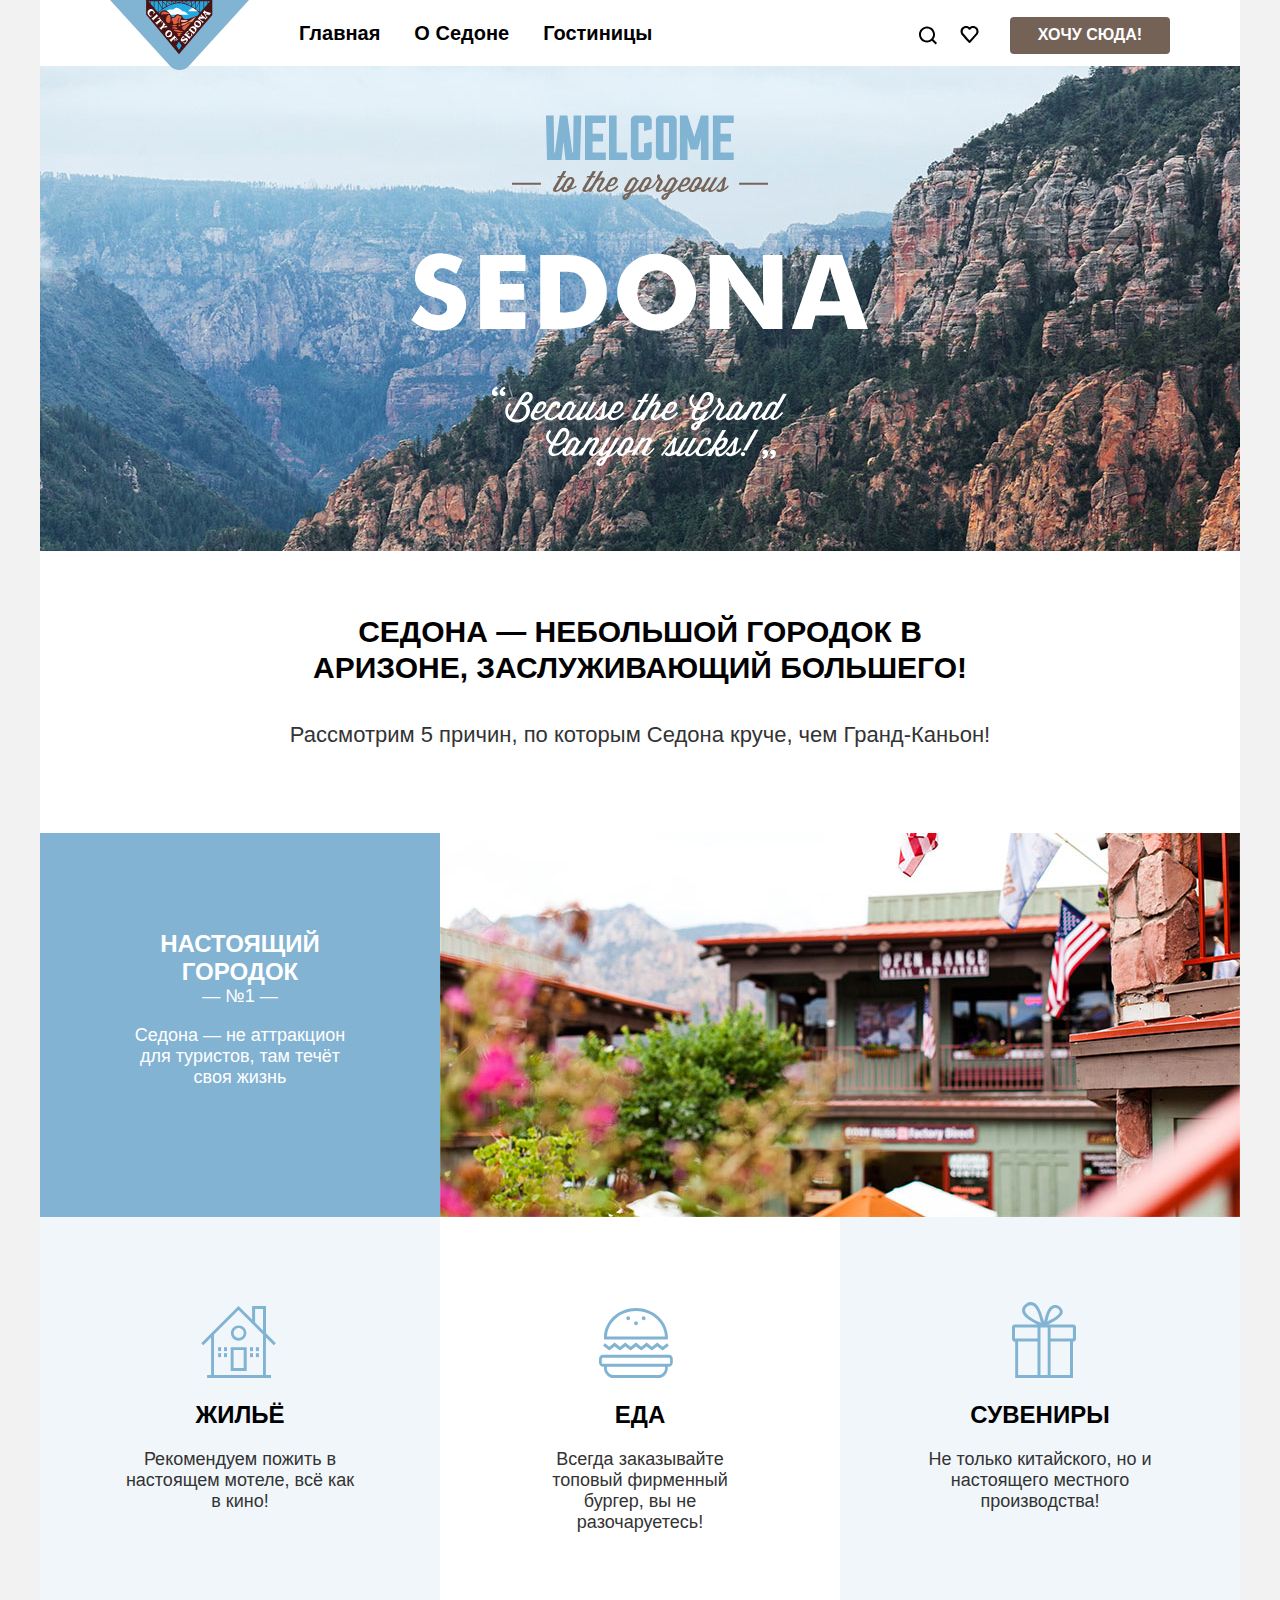
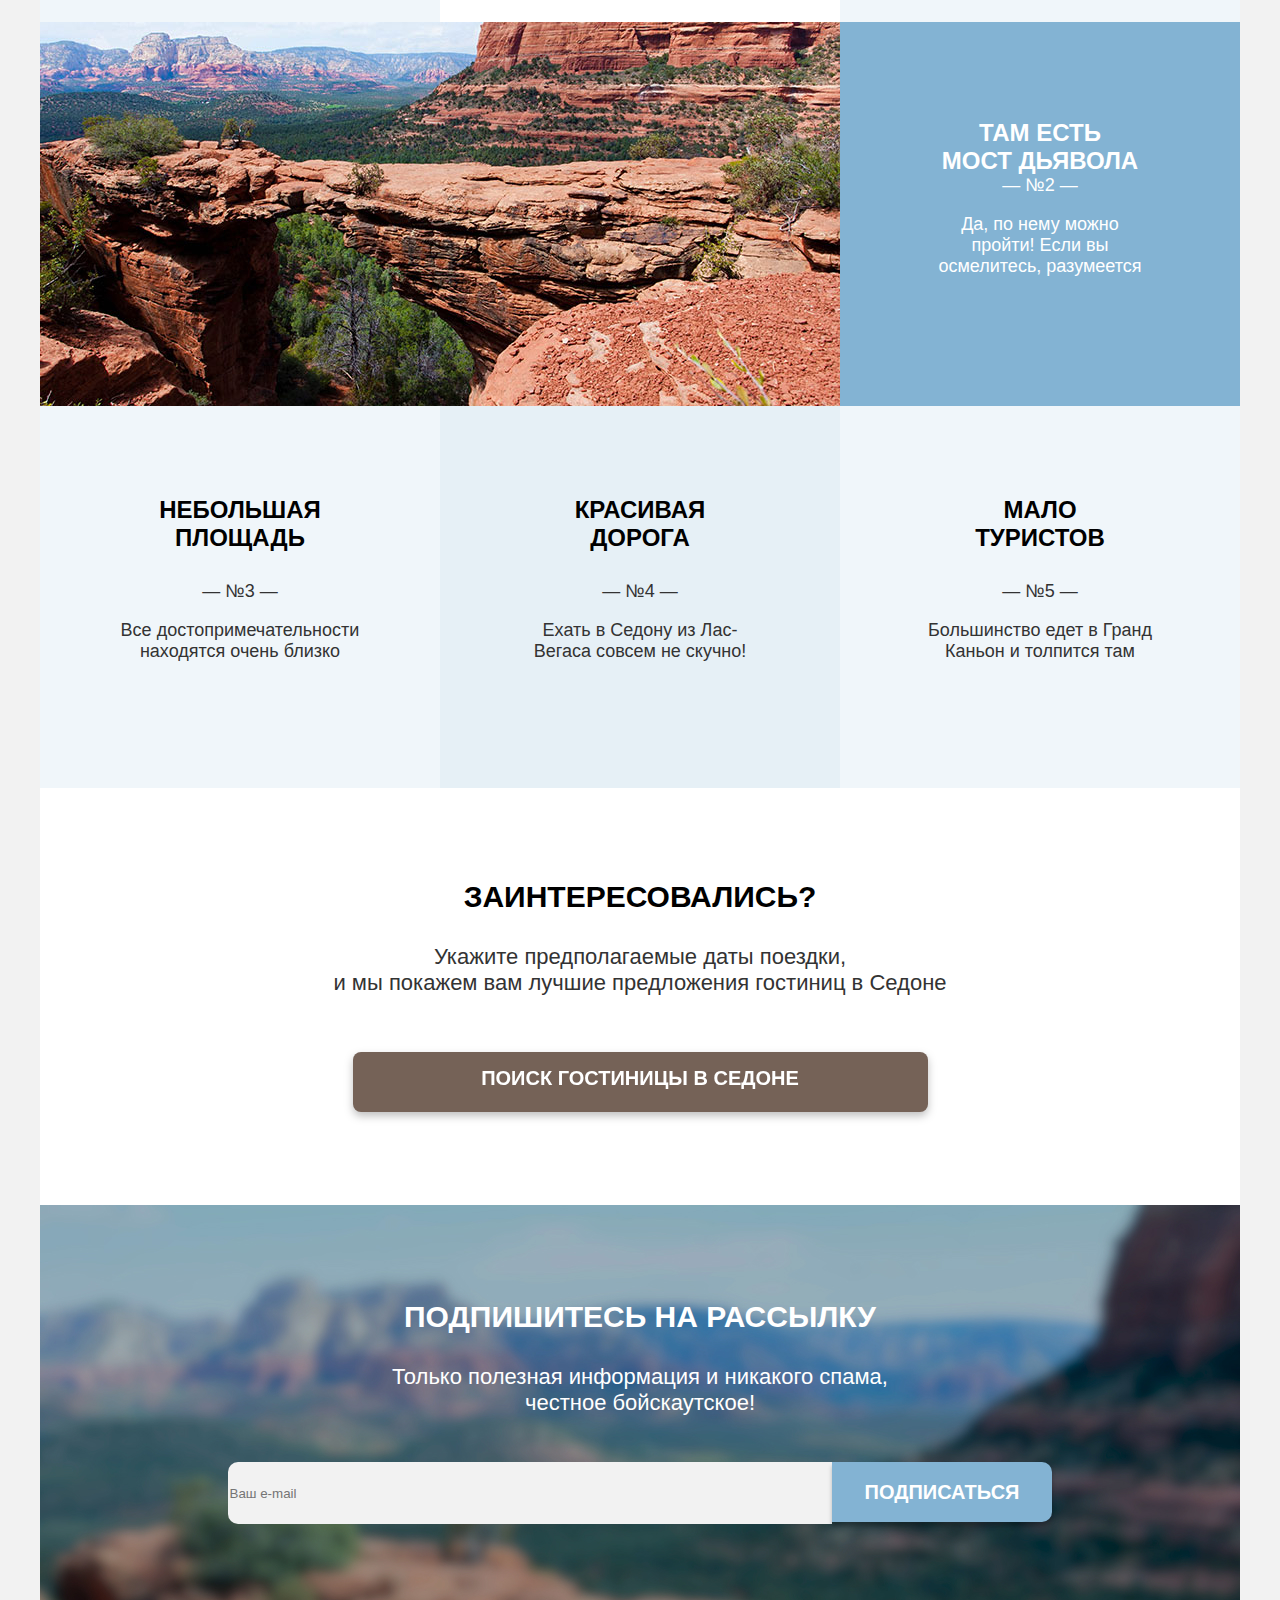
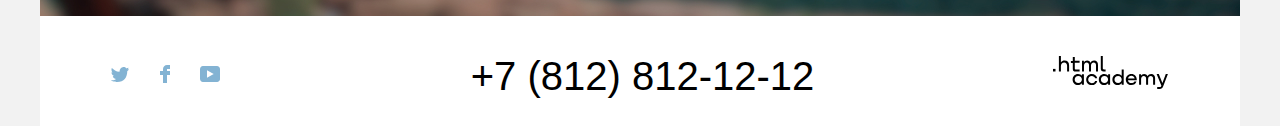
<file: index.html>
<!DOCTYPE html>
<html class="page" lang="ru">
  <head>
    <meta charset="UTF-8">
    <link rel="stylesheet" href="/styles/style.css">
    <title>Welcome to Sedona</title>
  </head>

  <body class="page-body">

    <header class="header page-header">
      <a class="logo" href="index.html" >
        <img src="/img/logo_header.svg" alt="логотип Седоны" width="139" height="70">
      </a>
      <nav class="header-nav">
        <ul class="site-menu">
          <li class="site-menu-item">
            <a class="site-menu-link" href="index.html">Главная</a>
          </li>
          <li class="site-menu-item">
            <a class="site-menu-link" href="about.html">О Седоне</a>
          </li>
          <li class="site-menu-item">
            <a class="site-menu-link" href="catalog.html">Гостиницы</a>
          </li>
        </ul>
      </nav>
      <div class="additional-menu">
        <a class="icon-button" href="#">
          <span class="visually-hidden">Поиск</span>
          <svg class="header-icon" width="20" height="19" viewbox="0 0 20 19" xmlns="http://www.w3.org/2000/svg">
            <path d="M19.0257 17.05L15.3152 13.35C16.318 12.05 17.02 10.35 17.02 8.44995C17.02 4.04995 13.4098 0.449951 8.99732 0.449951C4.58483 0.449951 0.974609 4.14995 0.974609 8.54995C0.974609 12.95 4.58483 16.55 8.99732 16.55C10.8024 16.55 12.5072 15.95 13.9112 14.85L17.6217 18.55L19.0257 17.05ZM8.99732 14.55C5.68795 14.55 2.98029 11.85 2.98029 8.54995C2.98029 5.24995 5.68795 2.54995 8.99732 2.54995C12.3067 2.54995 15.0143 5.24995 15.0143 8.54995C15.0143 11.85 12.3067 14.55 8.99732 14.55Z"/>
            </svg>
        </a>
        <a class="icon-button" href="#">
          <svg class="header-icon" width="19" height="17" viewbox="0 0 19 17"xmlns="http://www.w3.org/2000/svg">
            <path d="M9.44382 17C9.14296 17 8.84211 16.9 8.64155 16.6C3.22622 10.5 1.92253 9.1 1.62168 8.7C0.91969 7.8 0.518555 6.6 0.518555 5.4C0.518555 2.4 2.92537 0 6.03416 0C7.33785 0 8.54126 0.5 9.5441 1.3C10.5469 0.5 11.8506 0 13.054 0C16.0625 0 18.5696 2.4 18.5696 5.4C18.5696 6.7 18.0682 7.9 17.266 8.8L10.2461 16.7C10.0455 16.9 9.84495 17 9.44382 17ZM3.42679 7.5C3.72764 7.9 6.93672 11.5 9.5441 14.4L15.7617 7.4C16.2631 6.9 16.4637 6.2 16.4637 5.4C16.4637 3.6 14.9594 2.1 13.1543 2.1C12.1515 2.1 11.1486 2.6 10.4467 3.4C10.1458 3.7 9.84495 3.8 9.5441 3.8C9.24325 3.8 8.9424 3.6 8.74183 3.4C8.03984 2.6 7.037 2.1 6.03416 2.1C4.22906 2.1 2.7248 3.6 2.7248 5.4C2.62452 6.3 3.02565 7 3.42679 7.5C3.3265 7.5 3.3265 7.5 3.42679 7.5Z"/>
          </svg>

          <!-- <img class="header-link" src="/img/favorite_header.svg" alt="Избранное" width="18.05" height="17"> -->
          <span class="visually-hidden">Избранное</span>
          <span class="icon-button-counter">12<img src="/img/green_circle_header.svg" alt="Количество в избранном"></span>
        </a>
        <a class="button button-secondary header-button" href="/catalog.html">
          Хочу сюда!
        </a>
      </div>
    </header>

    <main class="page-main">
      <div class="main-promo">
        <h1 class="visually-hidden">Туристический город Седона</h1>
        <img class="promo-logo" src="/img/welcome_index.svg" width="458px" height="352px">
      </div>

    <!--ПРЕИМУЩЕСТВА-->
        <section class="advantages">
          <h2 class="visually-hidden">Преимущества Седоны</h2>

          <div class="advantages-content">
            <p class="section-title">
              Седона — небольшой городок в Аризоне, заслуживающий большего!</p>
            <p class="section-description">Рассмотрим 5 причин, по которым Седона круче, чем Гранд-Каньон!</p>
          </div>

          <ol class="advantages-list">
              <li class="advantages-item advantages-item-large">
                <div class="advantages-description">
                  <h3 class="advantages-title">
                    Настоящий городок
                  </h3>
                  <span class="advantages-text">— №1 —</span>
                  <p class="advantages-text">
                    Седона — не аттракцион для туристов, там течёт своя жизнь
                  </p>
                </div>
                <img class="advantages-img" src="/img/backgrounds/index-photo-1.jpg" alt="Фото города Седона с заведениями" width="800" height="384">

                <ul class="advantages-list advantages-list-inner">
                  <li class="advantages-item">
                    <h4 class="advantages-title">Жильё</h4>
                    <p class="advantages-text">Рекомендуем пожить в настоящем мотеле, всё как в кино!</p>
                  </li>
                  <li class="advantages-item">
                        <h4 class="advantages-title">Еда</h4>
                        <p class="advantages-text">Всегда заказывайте<br>топовый фирменный бургер, вы не разочаруетесь!</p>
                  </li>
                  <li class="advantages-item">
                        <h4 class="advantages-title">Сувениры</h4>
                        <p class="advantages-text">Не только китайского, но и настоящего местного производства!</p>
                  </li>
                </ul>
              </li>

              <li class="advantages-item advantages-item-large">
                <img class="advantages-img" src="/img/backgrounds/index-photo-2.jpg" alt="Фото моста дьявола - естественного моста между скалами" width="800" height="384">
                <div class="advantages-description">
                  <h3 class="advantages-title">Там есть<br>мост дьявола</h3>
                    <span class="advantages-text">— №2 —</span>
                  <p class="advantages-text">Да, по нему можно пройти! Если вы осмелитесь, разумеется</p>
                </div>
                </li>

              <li class="advantages-item">
                  <h3 class="advantages-title">Небольшая площадь</h3>
                  <span class="advantages-text">— №3 —</span>
                  <p class="advantages-text">Все достопримечательности находятся очень близко</p>
              </li>

              <li class="advantages-item">
                  <h3 class="advantages-title">Красивая<br>дорога</h3>
                  <span class="advantages-text">— №4 —</span>
                  <p class="advantages-text">Ехать в Седону из Лас-Вегаса совсем не скучно!</p>
              </li>

              <li class="advantages-item">
                  <h3 class="advantages-title">Мало<br>туристов</h3>
                  <span class="advantages-text">— №5 —</span>
                  <p class="advantages-text">Большинство едет в Гранд Каньон и толпится там</p>
              </li>
          </ol>
        </section>

        <section class="search">
          <h2 class="visually-hidden">Поиск гостиницы в Седоне</h2>

          <p class="section-title">Заинтересовались?</p>
          <p class="section-description">Укажите предполагаемые даты поездки,<br> и мы покажем вам лучшие предложения гостиниц в Седоне
          </p>
          <a class="button search-button button-secondary button-large" href="catalog.html">Поиск гостиницы в Седоне</a>
        </section>

        <section class="subscribe subscribe-primary">
          <h2 class="section-title">Подпишитесь на рассылку</h2>
          <p class="section-description">Только полезная информация и никакого спама,<br> честное бойскаутское!</p>
          <form class="subscribe-form" action="https://echo.htmlacademy.ru/" method="post">
            <label class="suscribe-field field">
              <span class="visually-hidden">Ваш e-mail</span>
              <input class="subscribe-input" type="email" placeholder="Ваш e-mail">
            </label>
            <button class="button subscribe-button button-large" type="submit">Подписаться</button>
          </form>
        </section>
    </main>

    <footer class="page-footer">
      <ul class="social footer-social">
        <li class="social-item">
          <a class="social-link" href="https://twitter.com">
            <svg class="social-logo twitter" width="18" height="15" fill="#83B3D3" viewbox="0 0 18 15" xmlns="http://www.w3.org/2000/svg">
              <path d="M11.6 0.200056C13.4 -0.299944 14.8 0.500056 15.4 1.40006C16.1 1.20006 16.8 0.900056 17.5 0.700056C17.5 1.60006 16.9 2.20006 16.6 2.50006C17.3 2.60006 18 1.90006 18 1.90006C17.8 2.90006 16.9 3.70006 16.3 3.90006C16.1 10.7001 13 15.1001 5.7 15.0001C5.1 15.0001 5.8 15.0001 5.2 15.0001C4.8 15.0001 0.8 14.5001 0 13.1001C2.4 13.3001 4.1 12.7001 5 11.9001C4 11.6001 2.1 11.5001 1.8 9.00006C2.2 9.10006 2.4 9.20006 3.1 9.10006C1.8 8.30006 0.4 7.50006 0.5 5.30006C0.8 5.60006 1.6 5.80006 1.9 5.80006C1.1 5.60006 -0.2 2.50006 0.9 0.900056C2.8 2.80006 4.9 4.50006 8.5 4.70006C8.7 2.30006 9.7 0.800056 11.6 0.200056Z" />
            </svg>
            <span class="visually-hidden">Twitter</span>
          </a>
        </li>
        <li class="social-item">
          <a class="social-link" href="https://facebook.com">
            <svg class="social-logo facebook" width="10" height="18" fill="#83B3D3" viewbox="0 0 10 18" xmlns="http://www.w3.org/2000/svg">
              <g clip-path="url(#clip0_24196_688)">
              <path d="M7 0C4.8 0 3 1.8 3 4V6H0V10H3V18H7V10H10V6H7V4H10V0H7Z"/>
              </g>
              <defs>
              <clippath id="clip0_24196_688">
              <rect width="10" height="18" />
              </clippath>
              </defs>
            </svg>
            <span class="visually-hidden">Facebook</span>
          </a>
        </li>
        <li class="social-item">
          <a class="social-link" href="https://youtube.com">
            <svg class="social-logo youtube" width="20" height="16" viewbox="0 0 20 16" fill="#83B3D3" xmlns="http://www.w3.org/2000/svg">
              <g clip-path="url(#clip0_24196_686)">
              <path d="M17 0H2.9C1.2 0 0 1.5 0 3.2V12.7C0 14.5 1.2 16 2.9 16H17.2C18.7 16 20.1 14.5 20.1 12.8V3.2C19.9 1.5 18.7 0 17 0ZM7 11.8V4.2L13.7 8L7 11.8Z"/>
              </g>
              <defs>
              <clippath id="clip0_24196_686">
              <rect width="20" height="16"/>
              </clippath>
              </defs>
            </svg>
            <span class="visually-hidden">YouTube</span>
          </a>
        </li>
      </ul>

        <a class="footer-phone" type="tel" href="tel:88128121212">+7 (812) 812-12-12</a>

      <a class="footer-htmlac-logo" href="https://htmlacademy.ru">
        <svg class="footer-htmlac-logo" width="115" height="33" viewbox="0 0 115 33" fill="black" xmlns="http://www.w3.org/2000/svg">
          <path d="M0 12.9V15.5H2.5V12.9H0Z"/>
          <path d="M11.6 4.5C10 4.5 8.80002 5.2 8.00002 6.2H7.90002V0H5.90002V15.5H7.90002V10.2C7.90002 8.1 9.20002 6.6 11.2 6.6C13 6.6 14.1 8 14.1 9.8V15.5H16.1V9.4C16.2 6.4 14.3 4.5 11.6 4.5Z"/>
          <path d="M26.6 4.79998H21.8V1.09998H19.8V4.89998H17.9V6.89998H19.8V12.9C19.8 14.6 20.8 15.6 22.5 15.6H26.6V13.6H22.9C22.2 13.6 21.8 13.2 21.8 12.5V6.79998H26.6V4.79998Z"/>
          <path d="M41.1 4.59998C39.5 4.59998 38.2 5.39998 37.6 6.69998H37.5C36.9 5.49998 35.7 4.59998 34.1 4.59998C32.7 4.59998 31.6 5.39998 31 6.39998H30.9V4.79998H29V15.4H31V9.99998C31 7.99998 32 6.49998 33.6 6.49998C35.1 6.49998 36 7.49998 36 9.09998V15.4H38V9.79998C38 7.39998 39.4 6.49998 40.6 6.49998C42.1 6.49998 43 7.49998 43 9.09998V15.4H45V8.89998C45.1 6.39998 43.6 4.59998 41.1 4.59998Z"/>
          <path d="M47.8 12.7C47.8 14.4 48.8 15.4 50.6 15.4H52.6V13.4H50.9001C50.2001 13.4 49.8 13 49.8 12.3V0H47.8V12.7Z"/>
          <path d="M28.9 19.7C28 18.6 26.7 17.9 25 17.9C21.9 17.9 19.6 20.2 19.6 23.5C19.6 26.8 21.9 29.1 25 29.1C26.8 29.1 28 28.3 28.8 27.2H28.9V28.8H30.9V18.2H28.9V19.7ZM25.3 27.1C23.1 27.1 21.7 25.5 21.7 23.5C21.7 21.5 23.1 19.9 25.3 19.9C27.5 19.9 28.9 21.5 28.9 23.5C28.9 25.4 27.5 27.1 25.3 27.1Z"/>
          <path d="M44.2 22C43.7 19.6 41.5999 17.9 38.7999 17.9C35.3999 17.9 33.2 20.4 33.2 23.5C33.2 26.6 35.3999 29.1 38.7999 29.1C41.5999 29.1 43.7 27.3 44.2 24.9H42.0999C41.6999 26.2 40.3999 27.2 38.7999 27.2C36.5999 27.2 35.2 25.6 35.2 23.6C35.2 21.6 36.5999 20 38.7999 20C40.3999 20 41.5999 21 42.0999 22.2H44.2V22Z"/>
          <path d="M55.1 19.7C54.2 18.6 52.9001 17.9 51.2001 17.9C48.1001 17.9 45.8 20.2 45.8 23.5C45.8 26.8 48.1001 29.1 51.2001 29.1C53.0001 29.1 54.2 28.3 55 27.2H55.1V28.8H57.1V18.2H55.1V19.7ZM51.5 27.1C49.3 27.1 47.9001 25.5 47.9001 23.5C47.9001 21.5 49.3 19.9 51.5 19.9C53.7 19.9 55.1 21.5 55.1 23.5C55.1 25.4 53.6 27.1 51.5 27.1Z"/>
          <path d="M68.7 19.8C67.8 18.7 66.5 17.9 64.8 17.9C61.7 17.9 59.4 20.2 59.4 23.5C59.4 26.8 61.6 29.1 64.8 29.1C66.5 29.1 67.8 28.3 68.6 27.3H68.7V28.8H70.7V13.4H68.7V19.8ZM65.1 27.1C62.9 27.1 61.5 25.5 61.5 23.5C61.5 21.5 62.9 19.9 65.1 19.9C67.3 19.9 68.7 21.5 68.7 23.5C68.6 25.5 67.2 27.1 65.1 27.1Z"/>
          <path d="M78.3 17.9C75 17.9 72.8 20.4 72.8 23.5C72.8 26.5 74.9 29.1 78.3 29.1C80.8 29.1 82.8 27.8 83.5 25.5H81.4C80.9 26.5 79.8 27.1 78.4 27.1C76.5 27.1 75.1 25.8 75 24.2H83.8C84 20.6 81.8 17.9 78.3 17.9ZM78.3 19.8C80 19.8 81.3 20.8 81.6 22.4H75.1C75.4 20.9 76.6 19.8 78.3 19.8Z"/>
          <path d="M98.2 17.9C96.6 17.9 95.3 18.7 94.6 19.9H94.5C93.9 18.7 92.7 17.9 91.1 17.9C89.7 17.9 88.6 18.6 88 19.7V18.2H86.1V28.8H88.1V23.4C88.1 21.4 89.1 20 90.7 19.9C92.2 19.9 93.1 20.9 93.1 22.5V28.8H95.1V23.2C95.1 20.8 96.5 19.9 97.7 19.9C99.2 19.9 100.1 20.9 100.1 22.5V28.8H102.1V22.3C102.2 19.7 100.7 17.9 98.2 17.9Z"/>
          <path d="M109.4 27L105.8 18.1H103.6L108.4 29.7C108.1 30.6 107.7 30.9 106.7 30.9H104.2V32.9H106.7C108.5 32.9 109.5 32.1 110.2 30.3L114.9 18.1H112.8L109.4 27Z"/>
          </svg>
        <span class="visually-hidden">Ссылка на сайт HTMLAcademy</span>
      </a>
    </footer>
    <div class="modal-container modal-container-closed">
      <div class="modal-window">
        <h2 class="modal-window-title">Поиск гостиницы в Седоне</h2>
        <button class="modal-close-button" type="button">
          <span class="visually-hidden">Закрыть</span>
        </button>

        <form class="registration-form" action="https://echo.htmlacademy.ru/" method="get">

          <label class="registration-form-title enter-title" for="enter-date">Дата заезда:</label>
          <input class="registration-form-input enter-date" type="text" id="enter-date" name="enter-date" placeholder="27 апреля 2020">
          <span class=" form-suggestion-text suggestion-error">Мы не можем отправить вас в прошлое</span>

          <label class="registration-form-title end-title" for="end-date">Дата выезда:</label>
          <input class="registration-form-input finder-end-of-date" type="text" id="end-date" name="end-date" placeholder="1 сентября 2021">
          <span class="form-suggestion-text">На эти даты есть свободные номера. Пока есть.</span>

          <div class="registration-ages">
            <label class="registration-form-title" for="adults">Взрослые:</label>
              <input class="registration-form-input input-adults" type="number" id="adults" name="adults" placeholder="2">

            <label class="registration-form-title childs-title" for="childs">Дети:</label>
            <div class="childs-popup">
                <svg width="25" height="25" viewbox="0 0 25 25" fill="none" xmlns="http://www.w3.org/2000/svg">
                  <circle cx="12.5" cy="12.5" r="12.5" fill="#83B3D3"/>
                  <g clip-path="url(#clip0_75620_200)">
                  <g clip-path="url(#clip1_75620_200)">
                  <path d="M12 17H13V11H12V17Z" fill="white"/>
                  <path d="M13 8H12V9H13V8Z" fill="white"/>
                  </g>
                  </g>
                  <defs>
                  <clippath id="clip0_75620_200">
                  <rect width="1" height="9" fill="white" transform="translate(12 8)"/>
                  </clippath>
                  <clippath id="clip1_75620_200">
                  <rect width="1" height="9" fill="white" transform="translate(12 8)"/>
                  </clippath>
                  </defs>
                </svg>
            <p class="childs-info">
                  Укажите количество детей, которые будут с вами, возраст которых от 6 до 18 лет. Дети до 6 лет размещаются бесплатно.
            </p>
            </div>
            <input class="registration-form-input input-childs" type="number" id="childs" name="childs" placeholder="2">
          </div>
          <button class="modal-button-find button-large">Найти</button>
        </form>
      </div>
    </div>
  </body>
</html>
</file>
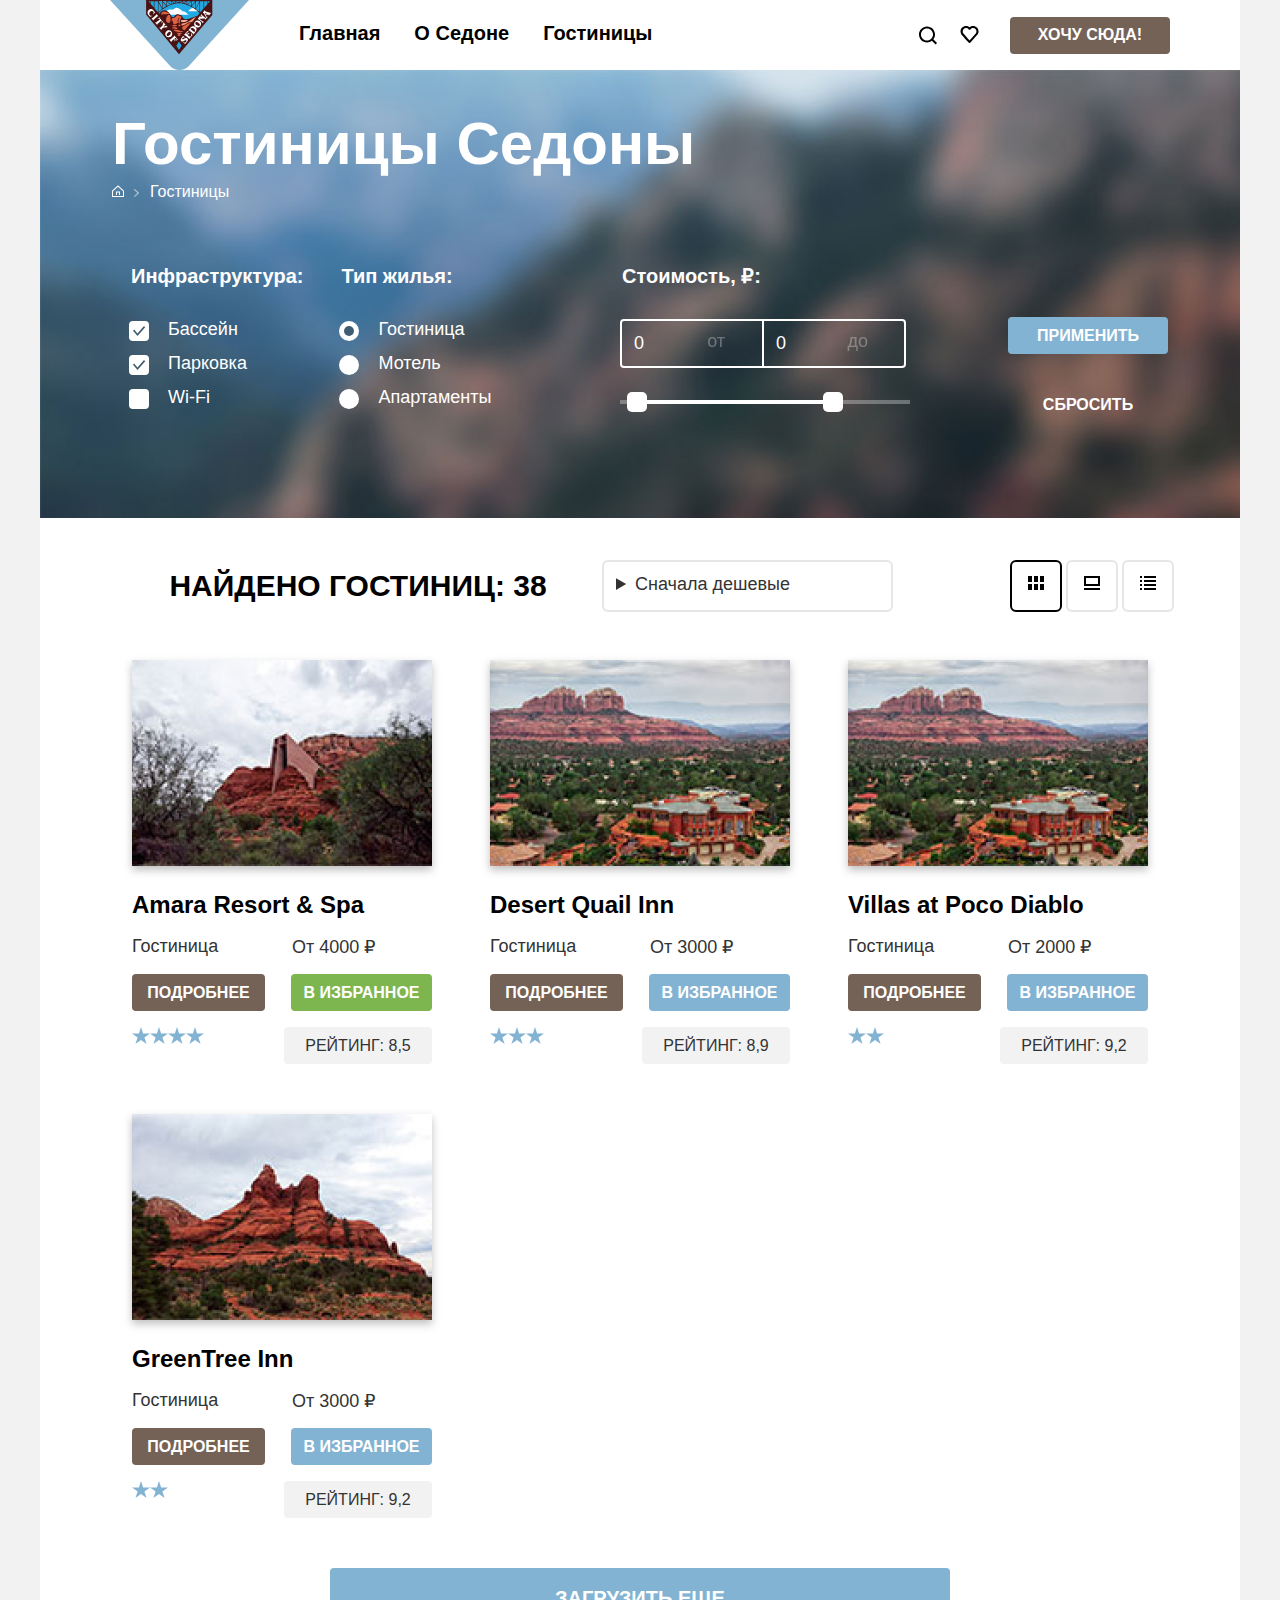
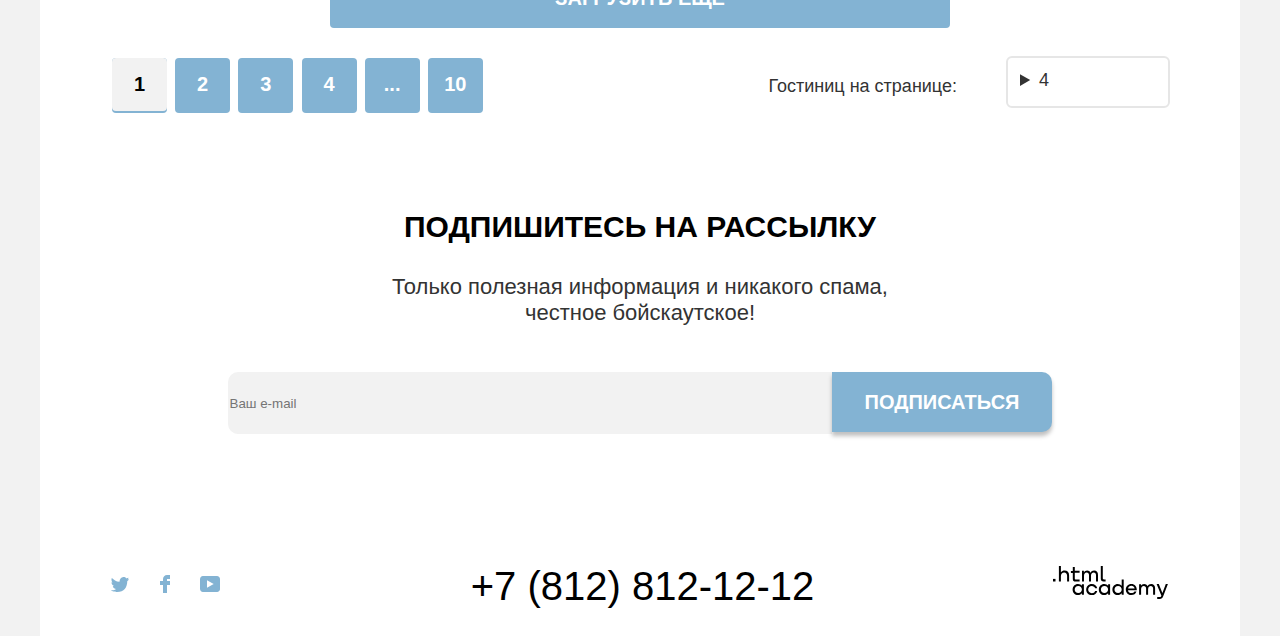
<file: catalog.html>
<!DOCTYPE html>
<html class="page" lang="ru">
  <head>
    <meta charset="UTF-8">
    <link rel="stylesheet" href="/styles/style.css">
    <title>Каталог гостиниц Седоны</title>
  </head>
  <body class="page-body">
    <header class="header page-header">
      <a class="logo" href="index.html" >
        <img src="/img/logo_header.svg" alt="логотип Седоны" width="139" height="70">
      </a>
      <nav class="header-nav">
        <ul class="site-menu">
          <li class="site-menu-item">
            <a class="site-menu-link" href="index.html">Главная</a>
          </li>
          <li class="site-menu-item">
            <a class="site-menu-link" href="about.html">О Седоне</a>
          </li>
          <li class="site-menu-item">
            <a class="site-menu-link" href="catalog.html">Гостиницы</a>
          </li>
        </ul>
      </nav>
      <div class="additional-menu">
        <a class="icon-button" href="#">
          <span class="visually-hidden">Поиск</span>
          <svg class="header-icon" width="20" height="19" viewbox="0 0 20 19" xmlns="http://www.w3.org/2000/svg">
            <path d="M19.0257 17.05L15.3152 13.35C16.318 12.05 17.02 10.35 17.02 8.44995C17.02 4.04995 13.4098 0.449951 8.99732 0.449951C4.58483 0.449951 0.974609 4.14995 0.974609 8.54995C0.974609 12.95 4.58483 16.55 8.99732 16.55C10.8024 16.55 12.5072 15.95 13.9112 14.85L17.6217 18.55L19.0257 17.05ZM8.99732 14.55C5.68795 14.55 2.98029 11.85 2.98029 8.54995C2.98029 5.24995 5.68795 2.54995 8.99732 2.54995C12.3067 2.54995 15.0143 5.24995 15.0143 8.54995C15.0143 11.85 12.3067 14.55 8.99732 14.55Z"/>
            </svg>
        </a>
        <a class="icon-button" href="#">
          <svg class="header-icon" width="19" height="17" viewbox="0 0 19 17"xmlns="http://www.w3.org/2000/svg">
            <path d="M9.44382 17C9.14296 17 8.84211 16.9 8.64155 16.6C3.22622 10.5 1.92253 9.1 1.62168 8.7C0.91969 7.8 0.518555 6.6 0.518555 5.4C0.518555 2.4 2.92537 0 6.03416 0C7.33785 0 8.54126 0.5 9.5441 1.3C10.5469 0.5 11.8506 0 13.054 0C16.0625 0 18.5696 2.4 18.5696 5.4C18.5696 6.7 18.0682 7.9 17.266 8.8L10.2461 16.7C10.0455 16.9 9.84495 17 9.44382 17ZM3.42679 7.5C3.72764 7.9 6.93672 11.5 9.5441 14.4L15.7617 7.4C16.2631 6.9 16.4637 6.2 16.4637 5.4C16.4637 3.6 14.9594 2.1 13.1543 2.1C12.1515 2.1 11.1486 2.6 10.4467 3.4C10.1458 3.7 9.84495 3.8 9.5441 3.8C9.24325 3.8 8.9424 3.6 8.74183 3.4C8.03984 2.6 7.037 2.1 6.03416 2.1C4.22906 2.1 2.7248 3.6 2.7248 5.4C2.62452 6.3 3.02565 7 3.42679 7.5C3.3265 7.5 3.3265 7.5 3.42679 7.5Z"/></svg>
          <span class="visually-hidden">Избранное</span>
        </a>
        <a class="button button-secondary header-button" href="/catalog.html">
          Хочу сюда!
        </a>
      </div>
    </header>

    <main class="page-main">
      <div class="main-header">
        <h1 class="main-heading">Гостиницы Седоны</h1>
        <ul class="breadscrumbs">
          <li class="breadscrumbs-item">
            <a class="breadscrumbs-link" href="index.html">
              <span class="visually-hidden">Главная</span>
              <img src="img/breadscrumbs_home.svg" alt="Возврат на главную страницу" width="12" height="12">
            </a>
          </li>
          <li class="breadscrumbs-item">
            <a class="breadscrumbs-link">Гостиницы</a>
          </li>
        </ul>

        <section class="filter">
          <h2 class="visually-hidden"> Фильтр гостиниц</h2>

          <form class="filter-form" action="https://echo.htmlacademy.ru" method="post">
            <fieldset class="filter-fieldset">
              <legend class="filter-title">Инфраструктура:</legend>

              <ul class="filter-list">
                <li class="filter-item">
                  <label class="control">
                    <input class="control-input visually-hidden" type="checkbox" name="pool" checked>
                    <span class="control-mark"></span>
                    <span class="control-lead">Бассейн</span>
                  </label>
                </li>
                <li class="filter-item">
                  <label class="control">
                    <input class="control-input visually-hidden" type="checkbox" name="parking" checked>
                    <span class="control-mark"></span>
                    <span class="control-lead">Парковка</span>
                  </label>
                </li>
                <li class="filter-item">
                  <label class="control">
                    <input class="control-input visually-hidden" type="checkbox" name="wi-fi">
                    <span class="control-mark"></span>
                    <span class="control-lead">Wi-Fi</span>
                  </label>
                </li>
              </ul>
            </fieldset>

            <fieldset class="filter-fieldset">
              <legend class="filter-title">Тип жилья:</legend>
              <ul class="filter-list">
                <li class="filter-item">
                  <label class="control">
                    <input class="control-input visually-hidden" type="radio" name="housing-group" value="hotel" checked>
                    <span class="control-mark"></span>
                    <span class="control-lead">Гостиница</span>
                  </label>
                </li>
                <li class="filter-item">
                  <label class="control">
                    <input class="control-input visually-hidden" type="radio" name="housing-group" value="motel" >
                    <span class="control-mark"></span>
                    <span class="control-lead">Мотель</span>
                  </label>
                </li>
                <li class="filter-item">
                  <label class="control">
                    <input class="control-input visually-hidden" type="radio" name="housing-group" value="apartments">
                    <span class="control-mark"></span>
                    <span class="control-lead">Апартаменты</span>
                  </label>
                </li>
              </ul>
            </fieldset>

            <fieldset class="filter-fieldset filter-fieldset-price">
              <legend class="filter-title">Стоимость, ₽:</legend>

              <div class="range">
                <div class="input-wrapper">
                  <label class="range-field">
                    <span class="range-title">от</span>
                    <input class="range-input" type="number" name="price-from" value="0" min="0" max="10000" step="100">
                  </label>

                  <label class="range-field">
                    <span class="range-title">до</span>
                    <input class="range-input" type="number" name="price-to" value="0" min="0" max="10000" step="100">
                  </label>
                </div>

                <div class="range-slider slider">
                  <div class="slider-bar" style="left: 15px; width: 200px;">
                    <button class="slider-thumb toggle-min" type="button">
                      <span class="visually-hidden">Ручка минимальной цены</span>
                    </button>
                    <button class="slider-thumb toggle-max" type="button">
                      <span class="visually-hidden">Ручка максимальной цены</span>
                    </button>
                  </div>
                </div>
              </div>
            </fieldset>

            <div class="filter-buttons">
              <button class="button filter-button" type="submit">Применить</button>
              <button class=" button filter-reset" type="reset">Сбросить</button>
            </div>
          </form>
        </section>
      </div>

      <section class="catalog">
        <h2 class="visually-hidden">Результаты поиска</h2>

        <div class="catalog-sort">
          <p class="section-title catalog-title">Найдено гостиниц: 38</p>

          <h3 class="visually-hidden">Сортировка и отображение</h3>

          <details class="select catalog-select">
            <summary class="select-button">Сначала дешевые</summary>

            <ul class="select-menu">
              <li class="select-item select-item-active">
                <a class="select-option" href="#">Сначала дешевые</a>
              </li>
              <li class="select-item">
                <a class="select-option" href="#">Сначала дорогие</a>
              </li>
              <li class="select-item">
                <a class="select-option" href="#">Сначала популярные</a>
              </li>
              <li class="select-item">
                <a class="select-option" href="#">Сначала комфортные</a>
              </li>
            </ul>
          </details>

          <ul class="view">
            <li class="view-item view-item-active">
              <a class="view-link" href="#">
                <span class="visually-hidden">Карточками</span>
                <svg width="16" height="14" viewbox="0 0 16 14" fill="none" xmlns="http://www.w3.org/2000/svg">
                  <g clip-path="url(#clip0_24196_296)">
                  <path d="M4 0H0V6H4V0Z" fill="black"/>
                  <path d="M16 0H12V6H16V0Z" fill="black"/>
                  <path d="M10 0H6V6H10V0Z" fill="black"/>
                  <path d="M4 8H0V14H4V8Z" fill="black"/>
                  <path d="M16 8H12V14H16V8Z" fill="black"/>
                  <path d="M10 8H6V14H10V8Z" fill="black"/>
                  </g>
                  <defs>
                  <clippath id="clip0_24196_296"><rect width="16" height="14"/></clippath>
                  </defs>
                </svg>
              </a>
            </li>
            <li class="view-item">
              <a class="view-link" href="#">
                <span class="visually-hidden">Иконками</span>
                <svg width="16" height="14" viewbox="0 0 16 14" fill="none" xmlns="http://www.w3.org/2000/svg">
                  <g clip-path="url(#clip0_24196_293)">
                  <path d="M16 12H0V14H16V12Z" fill="black"/>
                  <path d="M14 2V8H2V2H14ZM16 0H0V10H16V0Z" fill="black"/>
                  </g>
                  <defs>
                  <clippath id="clip0_24196_293">
                  <rect width="16" height="14"/>
                  </clippath>
                  </defs>
                </svg>
              </a>
            </li>
            <li class="view-item">
              <a class="view-link" href="#">
                <span class="visually-hidden">Список</span>
                <svg width="16" height="14" viewbox="0 0 16 14" fill="none" xmlns="http://www.w3.org/2000/svg">
                  <g clip-path="url(#clip0_24196_306)">
                  <path d="M2 0H0V2H2V0Z" fill="black"/>
                  <path d="M16 0H4V2H16V0Z" fill="black"/>
                  <path d="M2 4H0V6H2V4Z" fill="black"/>
                  <path d="M16 4H4V6H16V4Z" fill="black"/>
                  <path d="M2 8H0V10H2V8Z" fill="black"/>
                  <path d="M16 8H4V10H16V8Z" fill="black"/>
                  <path d="M2 12H0V14H2V12Z" fill="black"/>
                  <path d="M16 12H4V14H16V12Z" fill="black"/>
                  </g>
                  <defs>
                  <clippath id="clip0_24196_306">
                  <rect width="16" height="14"/>
                  </clippath>
                  </defs>
                </svg>
              </a>
            </li>
          </ul>
        </div>

        <h3 class="visually-hidden">Список найденных гостиниц</h3>

        <div class="cards-wrapper">
          <article class="card">
            <h4 class="card-title">
              <a class="crd-link" href="#">
                <img class="housing-card-image" src="/img/catalog/hotel-1.jpg" alt="Amara Resort & Spa" width="300" height="206">
                <p class="crd-link-title">Amara Resort & Spa</p>
              </a>
            </h4>


            <p class="card-description">
              <span class="card-description-title">Гостиница</span>
              <span class="card-desciption-defenition">От 4000 ₽</span>
            </p>

            <a class="button-card-more button button-secondary" href="#">Подробнее</a>
            <a class="button-card-favorite button to-favorite" href="#">В избранное</a>

            <p class="star star-four">
              <span class="visually-hidden">4 звезды</span>
            </p>
            <p class="card-rate">Рейтинг: 8,5</p>
          </article>

          <article class="card">
            <h4 class="card-title">
              <a class="crd-link" href="#">
              <img class="housing-card-image" src="/img/catalog/hotel-2.jpg" alt="Desert Quail Inn" width="300" height="206">
              <p class="crd-link-title">
                Desert Quail Inn
              </p>
              </a>
            </h4>


            <p class="card-description">
              <span class="card-description-title">Гостиница</span>
              <span class="card-desciption-defenition">От 3000 ₽</span>
            </p>

            <a class="button-card-more button button-secondary" href="#">Подробнее</a>
            <a class="button-card-favorite button" href="#">В избранное</a>

            <p class="star star-three">
              <span class="visually-hidden">3 звезды</span>
            </p>
            <p class="card-rate">Рейтинг: 8,9</p>
          </article>

          <article class="card">
            <h4 class="card-title">
              <a class="crd-link" href="#">
                <img class="housing-card-image" src="/img/catalog/hotel-2.jpg" alt="Desert Quail Inn" width="300" height="206">
                <p class="crd-link-title">Villas at Poco Diablo</p>
              </a>
            </h4>
            <p class="card-description">
              <span class="card-description-title">Гостиница</span>
              <span class="card-desciption-defenition">От 2000 ₽</span>
            </p>

            <a class="button-card-more button button-secondary" href="#">Подробнее</a>
            <a class="button-card-favorite button" href="#">В избранное</a>

            <p class="star star-two">
              <span class="visually-hidden">2 звезды</span>
            </p>
            <p class="card-rate">Рейтинг: 9,2</p>
          </article>

          <article class="card">
            <h4 class="card-title">
              <a class="crd-link" href="#">
                <img class="housing-card-image" src="/img/catalog/hotel-3.jpg" alt="GreenTree Inn" width="300" height="206">
                <p class="crd-link-title">GreenTree Inn</p>
              </a>
            </h4>
            <p class="card-description">
              <span class="card-description-title">Гостиница</span>
              <span class="card-desciption-defenition">От 3000 ₽</span>
            </p>

            <a class="button-card-more button button-secondary" href="#">Подробнее</a>
            <a class="button-card-favorite button" href="#">В избранное</a>

            <p class="star star-two">
              <span class="visually-hidden">2 звезды</span>
            </p>
            <p class="card-rate">Рейтинг: 9,2</p>
          </article>
        </div>


        <div class="pagination">

          <button class="button  button-large" type="button">Загрузить еще</button>

          <div class="pagination-nav">
            <h3 class="visually-hidden">Список страниц</h3>

            <ul class="pagination-list">
              <li class="pagination-item pagination-item-active">
                <a class="pagination-link" href="#">1</a>
              </li>
              <li class="pagination-item">
                <a class="pagination-link" href="#">2</a>
              </li>
              <li class="pagination-item">
                <a class="pagination-link" href="#">3</a>
              </li>
              <li class="pagination-item">
                <a class="pagination-link" href="#">4</a>
              </li>
              <li class="pagination-item">
                <a class="pagination-link" href="#">...</a>
              </li>
              <li class="pagination-item">
                <a class="pagination-link" href="#">10</a>
              </li>
            </ul>

            <div class="pagination-select">
              <p class="housing-select-title">Гостиниц на странице:</p>

              <details class="select">
                <summary class="select-button">4</summary>

                <ul class="select-menu">
                  <li class="select-item select-item-active">
                    <a class="select-option" href="#">5</a>
                  </li>
                  <li class="select-item">
                    <a class="select-option" href="#">6</a>
                  </li>
                  <li class="select-item">
                    <a class="select-option" href="#">9</a>
                  </li>
                  <li class="select-item">
                    <a class="select-option" href="#">12</a>
                  </li>
                </ul>
              </details>
            </div>
          </div>
        </div>
      </section>

      <section class="subscribe subscribe-catalog">
        <h2 class="section-title">Подпишитесь на рассылку</h2>
        <p class="section-description">Только полезная информация и никакого спама,<br> честное бойскаутское!</p>
        <form class="subscribe-form" action="https://echo.htmlacademy.ru/" method="post">
          <label class="suscribe-field field">
            <span class="visually-hidden">Ваш e-mail</span>
            <input class="subscribe-input" type="email" placeholder="Ваш e-mail">
          </label>
          <button class="button subscribe-button button-large" type="submit">Подписаться</button>
        </form>
      </section>
    </main>



    <footer class="page-footer">
      <ul class="social footer-social">
        <li class="social-item">
          <a class="social-link" href="https://twitter.com">
            <svg class="social-logo twitter" width="18" height="15" fill="#83B3D3" viewbox="0 0 18 15" xmlns="http://www.w3.org/2000/svg">
              <path d="M11.6 0.200056C13.4 -0.299944 14.8 0.500056 15.4 1.40006C16.1 1.20006 16.8 0.900056 17.5 0.700056C17.5 1.60006 16.9 2.20006 16.6 2.50006C17.3 2.60006 18 1.90006 18 1.90006C17.8 2.90006 16.9 3.70006 16.3 3.90006C16.1 10.7001 13 15.1001 5.7 15.0001C5.1 15.0001 5.8 15.0001 5.2 15.0001C4.8 15.0001 0.8 14.5001 0 13.1001C2.4 13.3001 4.1 12.7001 5 11.9001C4 11.6001 2.1 11.5001 1.8 9.00006C2.2 9.10006 2.4 9.20006 3.1 9.10006C1.8 8.30006 0.4 7.50006 0.5 5.30006C0.8 5.60006 1.6 5.80006 1.9 5.80006C1.1 5.60006 -0.2 2.50006 0.9 0.900056C2.8 2.80006 4.9 4.50006 8.5 4.70006C8.7 2.30006 9.7 0.800056 11.6 0.200056Z" />
            </svg>
            <span class="visually-hidden">Twitter</span>
          </a>
        </li>
        <li class="social-item">
          <a class="social-link" href="https://facebook.com">
            <svg class="social-logo facebook" width="10" height="18" fill="#83B3D3" viewbox="0 0 10 18" xmlns="http://www.w3.org/2000/svg">
              <g clip-path="url(#clip0_24196_688)">
              <path d="M7 0C4.8 0 3 1.8 3 4V6H0V10H3V18H7V10H10V6H7V4H10V0H7Z"/>
              </g>
              <defs>
              <clippath id="clip0_24196_688">
              <rect width="10" height="18" />
              </clippath>
              </defs>
            </svg>
            <span class="visually-hidden">Facebook</span>
          </a>
        </li>
        <li class="social-item">
          <a class="social-link" href="https://youtube.com">
            <svg class="social-logo youtube" width="20" height="16" viewbox="0 0 20 16" fill="#83B3D3" xmlns="http://www.w3.org/2000/svg">
              <g clip-path="url(#clip0_24196_686)">
              <path d="M17 0H2.9C1.2 0 0 1.5 0 3.2V12.7C0 14.5 1.2 16 2.9 16H17.2C18.7 16 20.1 14.5 20.1 12.8V3.2C19.9 1.5 18.7 0 17 0ZM7 11.8V4.2L13.7 8L7 11.8Z"/>
              </g>
              <defs>
              <clippath id="clip0_24196_686">
              <rect width="20" height="16"/>
              </clippath>
              </defs>
            </svg>
            <span class="visually-hidden">YouTube</span>
          </a>
        </li>
      </ul>

        <a class="footer-phone" type="tel" href="tel:88128121212">+7 (812) 812-12-12</a>

      <a class="footer-htmlac-logo" href="https://htmlacademy.ru">
        <svg class="footer-htmlac-logo" width="115" height="33" viewbox="0 0 115 33" fill="black" xmlns="http://www.w3.org/2000/svg">
          <path d="M0 12.9V15.5H2.5V12.9H0Z"/>
          <path d="M11.6 4.5C10 4.5 8.80002 5.2 8.00002 6.2H7.90002V0H5.90002V15.5H7.90002V10.2C7.90002 8.1 9.20002 6.6 11.2 6.6C13 6.6 14.1 8 14.1 9.8V15.5H16.1V9.4C16.2 6.4 14.3 4.5 11.6 4.5Z"/>
          <path d="M26.6 4.79998H21.8V1.09998H19.8V4.89998H17.9V6.89998H19.8V12.9C19.8 14.6 20.8 15.6 22.5 15.6H26.6V13.6H22.9C22.2 13.6 21.8 13.2 21.8 12.5V6.79998H26.6V4.79998Z"/>
          <path d="M41.1 4.59998C39.5 4.59998 38.2 5.39998 37.6 6.69998H37.5C36.9 5.49998 35.7 4.59998 34.1 4.59998C32.7 4.59998 31.6 5.39998 31 6.39998H30.9V4.79998H29V15.4H31V9.99998C31 7.99998 32 6.49998 33.6 6.49998C35.1 6.49998 36 7.49998 36 9.09998V15.4H38V9.79998C38 7.39998 39.4 6.49998 40.6 6.49998C42.1 6.49998 43 7.49998 43 9.09998V15.4H45V8.89998C45.1 6.39998 43.6 4.59998 41.1 4.59998Z"/>
          <path d="M47.8 12.7C47.8 14.4 48.8 15.4 50.6 15.4H52.6V13.4H50.9001C50.2001 13.4 49.8 13 49.8 12.3V0H47.8V12.7Z"/>
          <path d="M28.9 19.7C28 18.6 26.7 17.9 25 17.9C21.9 17.9 19.6 20.2 19.6 23.5C19.6 26.8 21.9 29.1 25 29.1C26.8 29.1 28 28.3 28.8 27.2H28.9V28.8H30.9V18.2H28.9V19.7ZM25.3 27.1C23.1 27.1 21.7 25.5 21.7 23.5C21.7 21.5 23.1 19.9 25.3 19.9C27.5 19.9 28.9 21.5 28.9 23.5C28.9 25.4 27.5 27.1 25.3 27.1Z"/>
          <path d="M44.2 22C43.7 19.6 41.5999 17.9 38.7999 17.9C35.3999 17.9 33.2 20.4 33.2 23.5C33.2 26.6 35.3999 29.1 38.7999 29.1C41.5999 29.1 43.7 27.3 44.2 24.9H42.0999C41.6999 26.2 40.3999 27.2 38.7999 27.2C36.5999 27.2 35.2 25.6 35.2 23.6C35.2 21.6 36.5999 20 38.7999 20C40.3999 20 41.5999 21 42.0999 22.2H44.2V22Z"/>
          <path d="M55.1 19.7C54.2 18.6 52.9001 17.9 51.2001 17.9C48.1001 17.9 45.8 20.2 45.8 23.5C45.8 26.8 48.1001 29.1 51.2001 29.1C53.0001 29.1 54.2 28.3 55 27.2H55.1V28.8H57.1V18.2H55.1V19.7ZM51.5 27.1C49.3 27.1 47.9001 25.5 47.9001 23.5C47.9001 21.5 49.3 19.9 51.5 19.9C53.7 19.9 55.1 21.5 55.1 23.5C55.1 25.4 53.6 27.1 51.5 27.1Z"/>
          <path d="M68.7 19.8C67.8 18.7 66.5 17.9 64.8 17.9C61.7 17.9 59.4 20.2 59.4 23.5C59.4 26.8 61.6 29.1 64.8 29.1C66.5 29.1 67.8 28.3 68.6 27.3H68.7V28.8H70.7V13.4H68.7V19.8ZM65.1 27.1C62.9 27.1 61.5 25.5 61.5 23.5C61.5 21.5 62.9 19.9 65.1 19.9C67.3 19.9 68.7 21.5 68.7 23.5C68.6 25.5 67.2 27.1 65.1 27.1Z"/>
          <path d="M78.3 17.9C75 17.9 72.8 20.4 72.8 23.5C72.8 26.5 74.9 29.1 78.3 29.1C80.8 29.1 82.8 27.8 83.5 25.5H81.4C80.9 26.5 79.8 27.1 78.4 27.1C76.5 27.1 75.1 25.8 75 24.2H83.8C84 20.6 81.8 17.9 78.3 17.9ZM78.3 19.8C80 19.8 81.3 20.8 81.6 22.4H75.1C75.4 20.9 76.6 19.8 78.3 19.8Z"/>
          <path d="M98.2 17.9C96.6 17.9 95.3 18.7 94.6 19.9H94.5C93.9 18.7 92.7 17.9 91.1 17.9C89.7 17.9 88.6 18.6 88 19.7V18.2H86.1V28.8H88.1V23.4C88.1 21.4 89.1 20 90.7 19.9C92.2 19.9 93.1 20.9 93.1 22.5V28.8H95.1V23.2C95.1 20.8 96.5 19.9 97.7 19.9C99.2 19.9 100.1 20.9 100.1 22.5V28.8H102.1V22.3C102.2 19.7 100.7 17.9 98.2 17.9Z"/>
          <path d="M109.4 27L105.8 18.1H103.6L108.4 29.7C108.1 30.6 107.7 30.9 106.7 30.9H104.2V32.9H106.7C108.5 32.9 109.5 32.1 110.2 30.3L114.9 18.1H112.8L109.4 27Z"/>
          </svg>
        <span class="visually-hidden">Ссылка на сайт HTMLAcademy</span>
      </a>
    </footer>
  </body>
</html>
</file>
<file: styles/style.css>
@font-face {
  font-family: "PT Sans", sans-serif;
  font-style: normal;
  font-weight: 400;
  src: url("/fonts/ptsans-400.woff2") format(woff2);
  font-display: swap;
}

@font-face {
font-family: "PT Sans", sans-serif;
font-style: normal;
font-weight: 700;
src: url("/fonts/ptsans-700.woff2") format(woff2);
font-display: swap;
}

.visually-hidden {
  display: none;
}

/*  Button  */

.button {
  display: flex;
  color: #ffffff;
  background-color: #83b3d3;
  height: 37px;
  font-family: inherit;
  font-size: 16px;
  font-weight: 700;
  text-transform: uppercase;
  text-decoration: none;
  align-items: center;
  justify-content: center;
  border-radius: 4px;
}
.button-secondary {
  background-color: #756257;
}
.button:hover {
  background-color: #68A2CA;
}
.button:active {
  background-color: #68A2CA;
  opacity: 0.3;
}
.button:focus {
  outline: 3px solid #756257;
}
.button-secondary:hover {
  background-color: #615048;
}
.button-secondary:active {
  background-color: #615048;
  opacity: 0.3;
}
.button-secondary:focus {
  outline: 3px solid #83B3D3;
}
.button-large {
  font-size: 20px;
  height: 60px;
}


.page {
  height: 100%;
  color: #333333;
  background-color: #f2f2f2;
  font-family: "PT Sans", sans-serif;
  font-size: 18px;
}

.page-body {
  display: flex;
  flex-direction: column;
  min-height: 100%;
  width: 1200px;
  margin: 0 auto; /*Центруем весь документ по центру окна и заданному размеру*/

  background-color: #ffffff;
}

.page-main {
  flex-grow: 1;
}

/*  Header  */

.page-header {
  display: flex;
  margin: 0 auto;
  width: 1060px;
}

.logo {
  margin: 0;
  margin-right: 33px;
  width: 139px;
  height: 70px;
  z-index: 1;
}

.header-nav {
  display: flex;
  justify-content: space-between;
}

.site-menu {
  display: flex;
  justify-content: flex-start;
  margin: 0;
  padding:0;
  flex-wrap: wrap;
  max-width: 500px;
  font-size: 20px;
  line-height: 26px;
  font-weight: 700;
  list-style-type: none;
}

.site-menu-link {
  font-family: "PT Sans", sans-serif;
  display: block;
  color: #000000;
  text-decoration: none;
  padding: 20px 17px;
}
.site-menu-link:hover {
  color: #756257;
}
.site-menu-link:active {
  opacity: 30%;
}

.additional-menu {
  display: flex;
  max-width: 300px;
  flex-wrap: wrap;
  margin-left: auto;
  align-items: center;
}
.icon-button {
  display: block;
  width: 42px;
  height: 66px;
}


.header-icon {
  padding: 24px 12px;
}
.header-icon:hover {
  fill: #756257;
}
.header-icon:active {
  opacity: 0.3;
}
.header-link {
  padding: 24px 12px;
  width: 18px;
}
.header-button {
  box-sizing: border-box;
  margin: auto 0;
  padding: 8px 15px;
  width: 160px;
  height: 37px;
  text-align: center;
  margin-left: 20px;
}



/*  Main  */

.main-promo {
  position: relative;
  margin-top: -4px;
  min-height: 485px;
  background-color: #83b3d3;
  background-image: url("/img/backgrounds/index-background.jpg");
  margin-bottom: 63px;
}

.promo-logo {
 position: absolute;
 top: -35px;
 right: 0;
 bottom: 0;
 left:0;
 margin: auto;
}

.main-header {
  padding: 35px 72px 80px;
  color: #ffffff;
  background-color: #83b3d3;
  background-image: url("/img/backgrounds/catalog-background-1.jpg");
  background-size: cover;
  margin-bottom: 44px;
}

.main-heading {
  margin: 0;
  font-size: 60px;
  line-height: 78px;
}
.advantages-content {
  margin-bottom: 85px;
}
.section-title {
  margin: 0 auto;
  color: #000000;
  width: 720px;
  font-size: 30px;
  font-weight: 700;
  line-height: 36px;
  text-transform: uppercase;
  margin-bottom: 36px;
  text-align: center;
}

.section-description {
  margin: 0 auto;
  text-align: center;
  width: 720px;
  font-size: 22px;
  line-height: 26px;
}


/* ADVANTAGES GRID */
.advantages {
  margin-bottom: 91px;
}
.advantages-list {
  margin: 0;
  padding: 0;
  display: grid;
  grid-template-columns: repeat(3, 1fr);
  list-style: none;
  text-align: center;
}

.advantages-list-inner {
  position: relative;
  grid-column: 1 / -1;
  color: #333333;
  background-color: #ffffff;
  /* height: 384px; */
}

.advantages-img {
  grid-column: span 2;
  width: 100%;
  height: 384px;
  object-fit: cover;
}

.advantages-list-inner .advantages-title {
  margin: 0;
  padding-top: 184px;
  padding-bottom: 20px;
}
.advantages-list-inner .advantages-text {
  margin: 0;
  padding: 0 85px 89px 85px;
}

.advantages-list-inner .advantages-item:nth-child(1)::before {
  position: absolute;
  top: 89px;
  left:13.4%;
  background-image: url("/img/index-house_icon.svg");
  content: "";
  width: 75px;
  height:72px;
}
.advantages-list-inner .advantages-item:nth-child(2)::before {
  position: absolute;
  top: 91px;
  left:46.6%;
  background-image: url("/img/index-food-icon.svg");
  content: "";
  width: 74px;
  height:70px;
}
.advantages-list-inner .advantages-item:nth-child(3)::before {
  position: absolute;
  top: 85px;
  left:81%;
  background-image: url("/img/index-souvenirs-icon.svg");
  content: "";
  width: 64px;
  height:76px;
}

.advantages-item {
  background-color: rgba(131, 179, 211, 0.12);
}

.advantages-item:not(.advantages-item-large):nth-child(even) {
  background-color: rgba(131, 179, 211, 0.2);
}
.advantages-item-large {
  grid-column: 1 / -1;
  display: grid;
  grid-template-columns: repeat(3, 1fr);
  color: #ffffff;
  background-color: #83B3D3;
  padding: 0;
}
.advantages-list-inner .advantages-item:nth-child(even) {
  background-color: #ffffff;
}

.advantages-title {
  margin: 0;
  color: #000000;

  font-size: 24px;
  font-weight: 700;
  line-height: 28px;
  text-transform: uppercase;
  padding: 90px 75px 29px;
}

.advantages-description .advantages-title {
  color: #ffffff;
  padding: 97px 90px 0px 90px;
}

.advantages-description .advantages-text {
  padding: 0 90px;
}

.advantages-text {
  padding:0 75px 30px;
  line-height: 21px;
  padding-bottom: 108px;
}


/*SEARCH*/

.search {
  text-align: center;
  margin-bottom: 93px;
}
.search .section-title {
  margin-bottom: 29px;
}
.search .section-description {
  width: 720px;
  padding-bottom: 56px;
}
.search .button {
  display: inline-block;
  margin: 0 auto;
  box-sizing: border-box;
  padding: 15px;
  width: 575px;
  height: 60px;
  border-radius: 8px;
  filter: drop-shadow(0px 4px 4px rgba(0, 0, 0, 0.25));
}
/*  FORMS  */

.field-input {
  font-family: inherit;
  font-size: 18px;
  background-color: #f2f2f2;
}

/*SUBSCRIBE*/

.subscribe {
  margin:0;
  padding:0;
  width: 100%;
  height: 411px;
  text-align: center;
}

.subscribe-primary {
  display: block;
  color: #ffffff;
  background-color: #83B3D3;
  background-image: url("/img/backgrounds/subscribe-background.jpg");
  background-size: cover;
  width: 100%;
  object-fit: cover;
  height: 411px;
}
.subscribe .section-title {
  color: #000000;
  max-width: 720px;
  padding-top: 94px;
  margin-bottom: 29px;
}
.subscribe-primary .section-title {
  color: #ffffff;
}

.subscribe .section-description {
  margin:0 auto;
  padding: 0;
  max-width: 720px;
  margin-bottom: 46px;
}

.subscribe-form {
  display: flex;
  justify-content: center;
}
.subscribe-input {
  margin:0;
  width: 600px;
  height: 60px;
  border-radius: 10px 0px 0px 10px;
  border: none;
  background-color: #f2f2f2;
}
.subscribe-button {
  padding: 0 33px;
  border: none;
  border-radius: 0px 10px 10px 0px;
  box-shadow: 0px 4px 4px rgba(0, 0, 0, 0.25);
}


/*  BREADSCRUMBS  */

.breadscrumbs {
  position: relative;
  margin: 0;
  padding: 0;
  display: flex;
  list-style-type: none;
  font-size: 16px;
  margin-bottom: 45px;
}
.breadscrumbs-link {
  margin-right: 26px;
}
.breadscrumbs-link::after {
  position: absolute;
  top:6px;
  right: 0;
  left: 22px;
  bottom: 0;
  content: "";
  background-image: url("/img/nav-link1.svg");
  background-size: 5px 8px;
  background-repeat: no-repeat;
}
.breadscrumbs-link:hover {
  opacity: 0.6;

}
.breadscrumbs-link:focus {
  box-sizing:border-box;
  outline: 3px solid #83B3D3;
  border-radius: 4px;
}
.breadscrumbs-link:active {
  opacity: 0.3;
}
/*  CARD  */

.housing-card-image:hover {
  opacity: 0.6;
}
.housing-card-image:focus {
  border: 3px solid #83B3D3;
}
.housing-card-image:active {
  opacity: 0.3;
}


/*  Footer  */

.page-footer {
  margin-bottom: 30px;
  display: flex;
  justify-content: space-between;
  padding: 40px 72px 0 72px;
}

.footer-social {
  display: grid;
  grid-template-columns: 1fr 1fr 1fr;
  min-width: 110px;
  margin: 0;
  padding: 0;
  list-style-type: none;
  text-align: center;
  margin-left: -15px;
}
.social-item {
  align-self: center;
}
.social-link {
  padding: 7.5px 12.5px;
}
.social-logo:hover {
  fill:#68A2CA;
}

.footer-phone {
  color: #000000;
  font-size: 40px;
  line-height: 40px;
  text-decoration: none;
}
.footer-htmlac-logo:hover,
.footer-phone:hover {
  fill: #756257;
  color: #756257;
}
.footer-htmlac-logo:active,
.footer-phone:active,
.social-logo:active {
  opacity: 0.3;
}
.footer-htmlac-logo:focus,
.footer-phone:focus,
.social-link:focus {
  outline: 3px solid #83B3D3;
  border-radius: 4px;
}


/*  FILTER  */

.filter-form {
  display: flex;

}

.filter-title {
  font-size: 20px;
  font-weight: 700;
  line-height: 26px;
  margin-bottom: 30px;
}
.filter-item {
  margin-bottom: 13px;
}

.filter-fieldset {
  width: 200px;
  margin: 0;
  margin: 17px;
  padding: 0;
  border: none;
}

.filter-fieldset-price {
  width: 290px;
  margin-left: 95px;
}

.filter-list {
  margin: 0;
  padding: 0;
  list-style-type: none;
  border: none;
}

/*Checkbox Style*/
.control {
  position: relative;
}
.control-lead {
  padding-left: 39px;
}
.control-mark {
  position: absolute;
  left: 0;
  top: 2px;
  width: 20px;
  height: 20px;
  border-radius: 4px;
  background-color: #ffffff;
}
.control-input[type="checkbox"]:hover +.control-mark {
  background-color: rgba(255, 255,255, 0.6);
}
.control-mark:active {
  outline: 3px solid #83B3D3;
}

.control-input[type="radio"] + .control-mark {
  border-radius: 50%;
}

.control-input[type="checkbox"]:checked + .control-mark {
  background-image: url("/img/tick.svg");
  background-repeat: no-repeat;
  background-position: 4px 5px;
}

.control-input[type="radio"]:checked + .control-mark::after {
  position: absolute;
  top: 5px;
  left: 5px;
  margin: auto;
  width: 10px;
  height: 10px;
  border-radius: 50%;
  background-color: #3F5E72;
  content: "";
}


/*RANGE*/

.range {
  width: 290px;
  display: flex;
  flex-wrap: wrap;
}
.range-field {
  display: flex;
  position: relative;
}
.range-input::-webkit-outer-spin-button,
.range-input::-webkit-inner-spin-button {
    /*СВойство отвечает за маленькие стрелочки
    внутри ввода текста, которые сужают поле ввода*/
    appearance: none;
    margin: 0;
}
.range-title {
  position: absolute;
  top: 0;
  right: 0;
  opacity: 0.3;
  margin-top: 12px;
  margin-right: 38px;
}
.input-wrapper {
  display: flex;
  width: 287px;

  border-radius: 4px
}
.range-input {
  margin: 0;
  padding: 12px;
  box-sizing: border-box;
  width: 144px;
  color: #ffffff;
  background-color: transparent;
  font-family: inherit;
  font-size: 18px;
  border: 2px solid #ffffff;
}
.range-field:first-child .range-input{
  border-radius: 4px 0px 0px 4px;
  margin-right: -1px;
}
.range-field:last-child .range-input{
  border-radius: 0px 4px 4px 0px;
  margin-left: -1px;
}
.range-input:active {
  background-color: #756257;
  outline: 2px solid #68A2CA;
}



/*RANGE SLIDER*/

.range-slider {
  position: relative;
  width: 290px;
  height: 4px;
  background-color: rgba(255, 255, 255, 0.3);
  /* opacity: 0.3; */
  margin-top: 32px;
}
.slider-bar {
  position: absolute;
  background-color: #ffffff;
  width: 90px;
  height: 4px;
  opacity: 1;
}
.slider-thumb {
  position: absolute;
  top: -8px;
  width: 20px;
  height: 20px;
  border-radius: 5px;
  border: none;
  background-color: #ffffff;
}
.toggle-min {
  right: -8px;
}
.toggle-max {
  top: -8px;
  left: -8px;
}

/*RANGE BUTTONS*/

.filter-buttons {
  margin: 0;
  display: flex;
  flex-direction: column;
  margin-left: 81px;
}
.filter-button {
  margin-top: 71px;
  box-sizing: border-box;
  padding: 13px auto;
  width: 160px;
  border: none;
}

.filter-reset {
  margin-top: 32px;
  background-color: transparent;
  color: #ffffff;
  font-size: 16px;
  font-family: inherit;
  border: none;
}
.filter-button:focus {
  outline-color: #ffffff;
}
.filter-button:active {
  outline: none;
}
.filter-reset:hover {
  background-color: transparent;
  opacity: 0.6;
}
.filter-reset:focus {
  outline-color: #83B3D3;
}
.filter-reset:active {
  opacity: 0.3;
  outline: none;
}



/*  Catalog SORT  */
.catalog-sort {
  margin: 0 auto;
  width: 1060px;
  display: flex;
  justify-content: center;
}
.catalog-title {
  justify-content: flex-start;
  padding-top: 6px;
   /*значение в процентах на случай увеличения результата поиска*/
}
.catalog-select {
  margin-right: 81px;
}

.select-button {
  box-sizing: border-box;
  width: 287px;
  height: 48px;
  outline: 2px solid #E6E6E6;
  border-radius: 4px;
  padding: 12px;
}
.select-button:hover {
  outline-color: #83B3D3;
}
.select-button:focus {
  outline: 2px solid #83B3D3;
  border: none;
}
.select-button:active {
  color: rgba(0, 0, 0, 0.3);
}

.view {
  margin: 0;
  display: grid;
  justify-content: center;
  grid-template-columns: 48px 48px 48px;
  width: 176px;
  height: 48px;
  gap: 8px;
  list-style-type: none;
}
.view-item {
  display: inline-block;
  box-sizing: border-box;
  outline: 2px solid #E6E6E6;
  border-radius: 4px;
  cursor: pointer;
  /* padding: 17px 16px; */
}
.view-link {
  display: block;
  padding: 12px 16px;
}
.view-item:hover,
.view-item:focus {
  outline: 2px solid #83B3D3;
}
.view-item-active {
  outline: 2px solid #000000;
}
.view-item:active {
  outline: 2px solid #000000;
}


/*  CATALOG  */

.catalog {
  padding: 0 72px;
}

.cards-wrapper {
  display: grid;
  grid-template-columns: repeat(3, 1fr);
  column-gap: 18px;
  row-gap: 10px;
}

.card {
  margin: 20px;
  display: grid;
  max-width: 300px;
  grid-template-columns: 1fr 1fr;

}
.housing-card-image {
  grid-column: 1 / -1;
  grid-row: 1 / 2;
  object-fit:cover;
  margin-bottom: 16px;
  filter: drop-shadow(0px 4px 4px rgba(0, 0, 0, 0.25))
}
.crd-link-title {
  margin: 0;
  margin-bottom: 16px;
}
.card-title {
  box-sizing: border-box;
  margin: 0;
  padding: 0;
  grid-column: 1 / -1;
  grid-row: 2 / 3;
}
.card-description {
  margin: 0;
  grid-column: 1 / -1;
  grid-row: 3 / 4;
  display: grid;
  grid-template-columns: 1fr 1fr;
  margin-bottom: 16px;
}
.card-desciption-defenition {
  margin-left: 10px;
}
.button-card-more {

  margin: 0;
  grid-column: 1 / 2;
  grid-row: 4 / 5;
  width: 133px;
  margin-bottom: 16px;
  margin-right: 26px;
}
.button-card-favorite {
  margin: 0;
  grid-column: 2 / 3;
  grid-row: 4 / 5;
  width: 141px;
  margin-bottom: 16px;
}
.to-favorite {
  background-color: #7DB54F;
}
.to-favorite:hover {
  background-color: #6C9E42;
}
.to-favorite:focus {
  outline: 3px solid #756257;
  border-radius: 4px;
}
.to-favorite:active {
  color: rgba(255, 255, 255, 0.3);
}

.star {
  margin: 0;
  grid-column: 1 / 2;
  grid-row: 5 / 6;
  background-image: url("/img/star.svg");
  background-repeat: repeat-x;
}
.card-rate {
  margin: 0 0 0 -7px;
  grid-column: 2 / 3;
  grid-row: 5 / 6;
  background-color: #f2f2f2;
  display: flex;
  justify-content: center;
  align-items: center;
  font-size: 16px;
  text-transform: uppercase;
  height: 37px;
  border-radius: 4px;
}
.card-rate:hover {
  box-shadow: 0px 4px 4px rgba(0, 0, 0, 0.25);
}

.card-title {
  font-size: 24px;
  line-height: 31px;
  }
.crd-link {
    color: #000000;
    text-decoration: none;
  }

.star-one {
  width: 18px;
}
.star-two {
  width: 36px;
}
.star-three {
  width: 54px;
}
.star-four {
  width: 72px;
}
.star-five {
  width: 90px;
}

/*  PAGINATION  */

.pagination .button-large {
  display: flex;
  justify-content: center;
  align-items: center;
  margin: 30px auto;
  width: 620px;
  height: 60px;
  border-radius: 4px;
  border: 0;

}
.pagination-nav {
  display: flex;
  justify-content: space-between;
}
.pagination-list {
  display: grid;
  width: 371px;
  grid-template-columns: repeat(6, 1fr);
  column-gap: 8px;
  list-style-type: none;
  margin: 0;
  padding: 0;
}
.housing-select-title {
  text-align: center;
  margin-right: 51px;
}
.pagination-select .select-button {
  width: 160px;
}
.pagination-select {
  display: flex;
}
.pagination-item {
  width: 55px;
  height: 55px;
  background-color: #83B3D3;
  text-align: center;
  border-radius: 4px;
}
.pagination-item:hover {
  background-color: #68A2CA;
}
pagination-item:focus {
  outline: 3px solid #756257;
  border-radius: 4px;
}

.pagination-link {
  display: flex;
  justify-content: center;
  align-items: center;
  padding:15px;
  color: #ffffff;
  font-size: 20px;
  text-decoration: none;
  font-weight: 700;
}
.pagination-item-active .pagination-link {
  background-color: #f2f2f2;
  color: black;
  border-radius: 4px;
}
.pagination-item:active .pagination-link{
  color: rgba(255, 255, 255, 0.3);
}

/*MODAL CONTAINER*/

.modal-container {
  position: fixed;
  width: 100%;
  height: 100%;
  background-color: rgba(242, 242, 242, 0.8);
  display: flex;
}
.modal-container-closed {
  display: none;
}
.modal-window {
  margin: auto;
  display: flex;
  box-sizing: border-box;;
  flex-wrap: wrap;
  justify-content: space-between;
  padding: 70px;
  width: 715px;
  background: #FFFFFF;
  box-shadow: 0px 25px 50px rgba(0, 0, 0, 0.15);
  border-radius: 30px;
  align-items: center;

}

.modal-window-title {
  margin: 0;
  padding: 0;
  font-family: "PT Sans", sans-serif;
  font-size: 30px;
  text-transform: uppercase;
  margin-bottom: 32px;
}

.modal-close-button {
  width: 53px;
  height: 53px;
  border-radius: 50%;
  border: none;
  position: flex-end;
  background-image: url("/img/cross-close.svg");
  background-repeat: no-repeat;
  background-position: center;
  margin-bottom: 32px;
}

.registration-form {
  display: grid;
  width: 100%;
  grid-template-columns: 155px 1fr;
  align-items: center;
  font-size: 18px;
  font-weight: 700;
}
.registration-form-title {
  grid-column: 1/2;
}
.registration-form-input {
  grid-column: 2/3;
}
.form-suggestion-text {
  grid-column: 2/3;
  font-size: 16px;
  font-weight: 400;
  margin-bottom: 16px;
}
.suggestion-error {
  color: #FF5757;
}
.registration-ages {
  position: relative;
  grid-column: 1/3;
  display: flex;
  align-items: center;
}

.registration-form-input {
  box-sizing: border-box;
  padding: 0 16px;
  font: inherit;
  width: 420px;
  height: 50px;
  background-color: #f2f2f2;
  border: none;
  border-radius: 4px;
}
.registration-form-title {
  width: 155px;
}
.registration-ages .registration-form-input {
  width: 133px;
  text-align: center;
}
.childs-title {
  width: 54px;
  margin-left: 54px;
  padding-right: 43px
}
.childs-popup {
  position: absolute;
  right: 151px;
  top:5px;
  margin: 0;
  padding: 5px;
  cursor: pointer;
}

.childs-info {
  /* border: 5px solid red; */
  top:30px;
  left:-110px;
  padding: 18px;
  position: absolute;
  width: 220px;
  font-size: 16px;
  font-weight: 400;
  border-radius: 10px;
  background-color: #333333;
  color: #ffffff;
  display:none;
}

input::-webkit-outer-spin-button,
input::-webkit-inner-spin-button {
    /* display: none; <- Crashes Chrome on hover */
    appearance: none;
}

.modal-button-find {
  margin-top: 40px;
  margin-bottom:0;
  background-color: #83B3D3;
  border: none;
  color: #ffffff;
  font-family: "PT Sans", sans-serif;
  font-weight: 700;
  text-transform: uppercase;
  border-radius: 8px;
  width: 575px;
  cursor: pointer;
}
.modal-button-find:hover {
  background-color: #68A2CA;
}
.modal-button-find:focus {
  outline: 3px solid #756257;
}
.modal-button-find:active {
color: rgba(255, 255, 255, 0.3)
}
</file>
